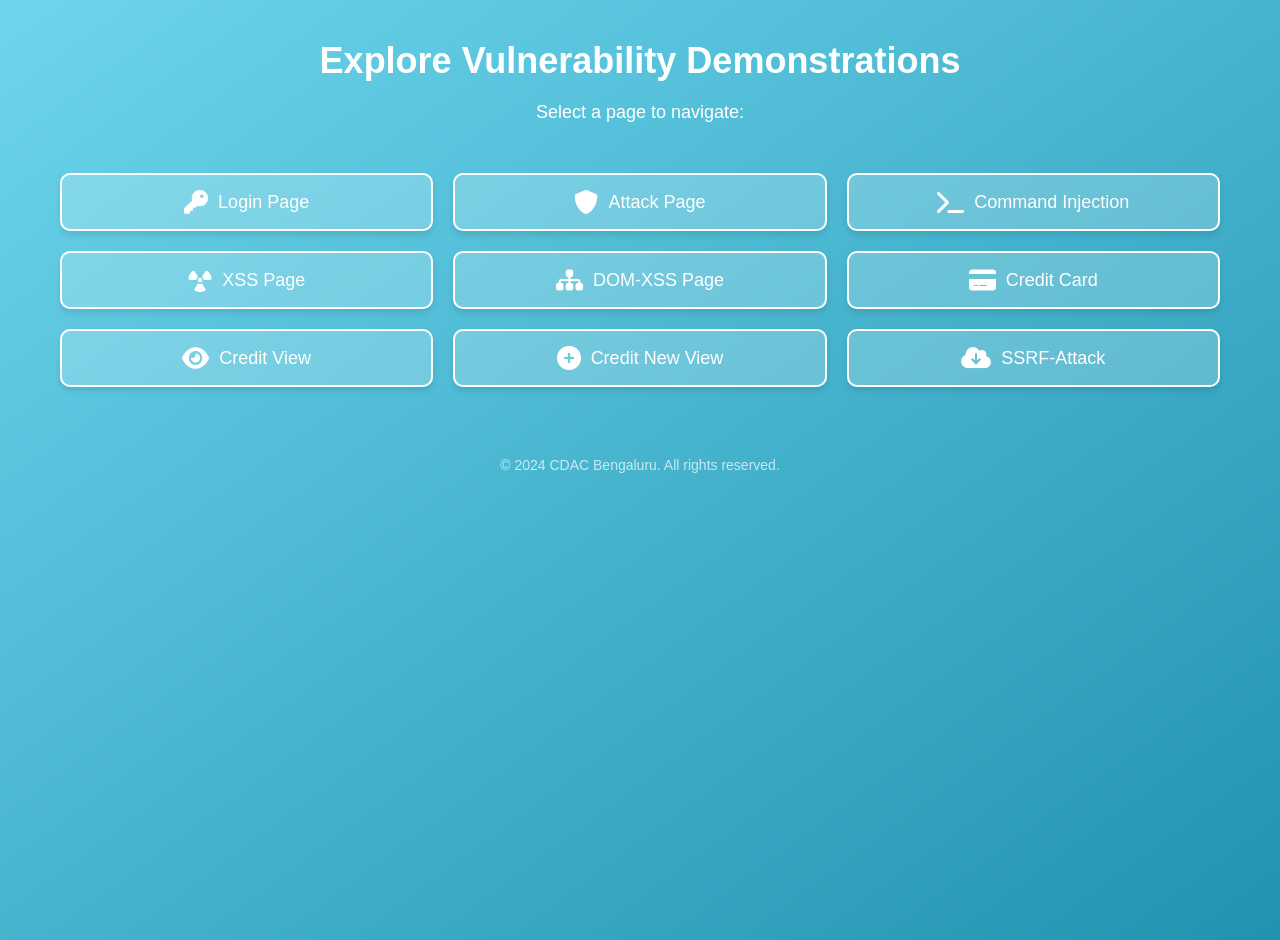
<file: src/main/resources/static/index.html>
<!DOCTYPE html>
<html lang="en">
<head>
    <meta charset="UTF-8">
    <meta name="viewport" content="width=device-width, initial-scale=1.0">
    <title>Navigation Page</title>
    <link href="https://cdnjs.cloudflare.com/ajax/libs/font-awesome/6.0.0-beta3/css/all.min.css" rel="stylesheet">
    <style>
        body {
            font-family: Arial, sans-serif;
            margin: 0;
            padding: 20px;
            background: linear-gradient(to bottom right, #6dd5ed, #2193b0);
            color: white;
            min-height: 100vh;
        }

        .container {
            max-width: 1200px;
            margin: 0 auto;
        }

        h1 {
            text-align: center;
            margin: 20px 0;
            font-size: 36px;
        }

        p {
            text-align: center;
            font-size: 18px;
            margin-bottom: 30px;
        }

        .links {
            display: grid;
            grid-template-columns: repeat(3, 1fr);
            gap: 20px;
            padding: 20px;
        }

        @media (max-width: 768px) {
            .links {
                grid-template-columns: repeat(2, 1fr);
            }
        }

        @media (max-width: 480px) {
            .links {
                grid-template-columns: 1fr;
            }
        }

        .links a {
            display: flex;
            align-items: center;
            justify-content: center;
            padding: 15px;
            text-decoration: none;
            font-size: 18px;
            color: white;
            background: rgba(255, 255, 255, 0.2);
            border: 2px solid white;
            border-radius: 10px;
            transition: 0.3s ease;
            box-shadow: 0 4px 6px rgba(0, 0, 0, 0.1);
        }

        .links a:hover {
            background: white;
            color: #2193b0;
            transform: scale(1.05);
        }

        .links a i {
            margin-right: 10px;
            font-size: 24px;
        }

        footer {
            text-align: center;
            margin-top: 50px;
            font-size: 14px;
            color: rgba(255, 255, 255, 0.7);
        }
    </style>
</head>
<body>
    <div class="container">
        <h1>Explore Vulnerability Demonstrations</h1>
        <p>Select a page to navigate:</p>
        <div class="links">
            <a href="/login.html"><i class="fas fa-key"></i> Login Page</a>
            <a href="/attack.html"><i class="fas fa-shield-alt"></i> Attack Page</a>
            <a href="/command-injection.html"><i class="fas fa-terminal"></i> Command Injection</a>
            <a href="/xss.html"><i class="fas fa-radiation"></i> XSS Page</a>
            <a href="/dom-xss.html"><i class="fas fa-sitemap"></i> DOM-XSS Page</a>
            <a href="/credit.html"><i class="fas fa-credit-card"></i> Credit Card</a>
            <a href="/viewcredit.html"><i class="fas fa-eye"></i> Credit View</a>
            <a href="/newview.html"><i class="fas fa-plus-circle"></i> Credit New View</a>
            <a href="/fetch-resource.html"><i class="fas fa-cloud-download-alt"></i> SSRF-Attack</a>
        </div>
        <footer>
            &copy; 2024 CDAC Bengaluru. All rights reserved.
        </footer>
    </div>
</body>
</html>
</file>
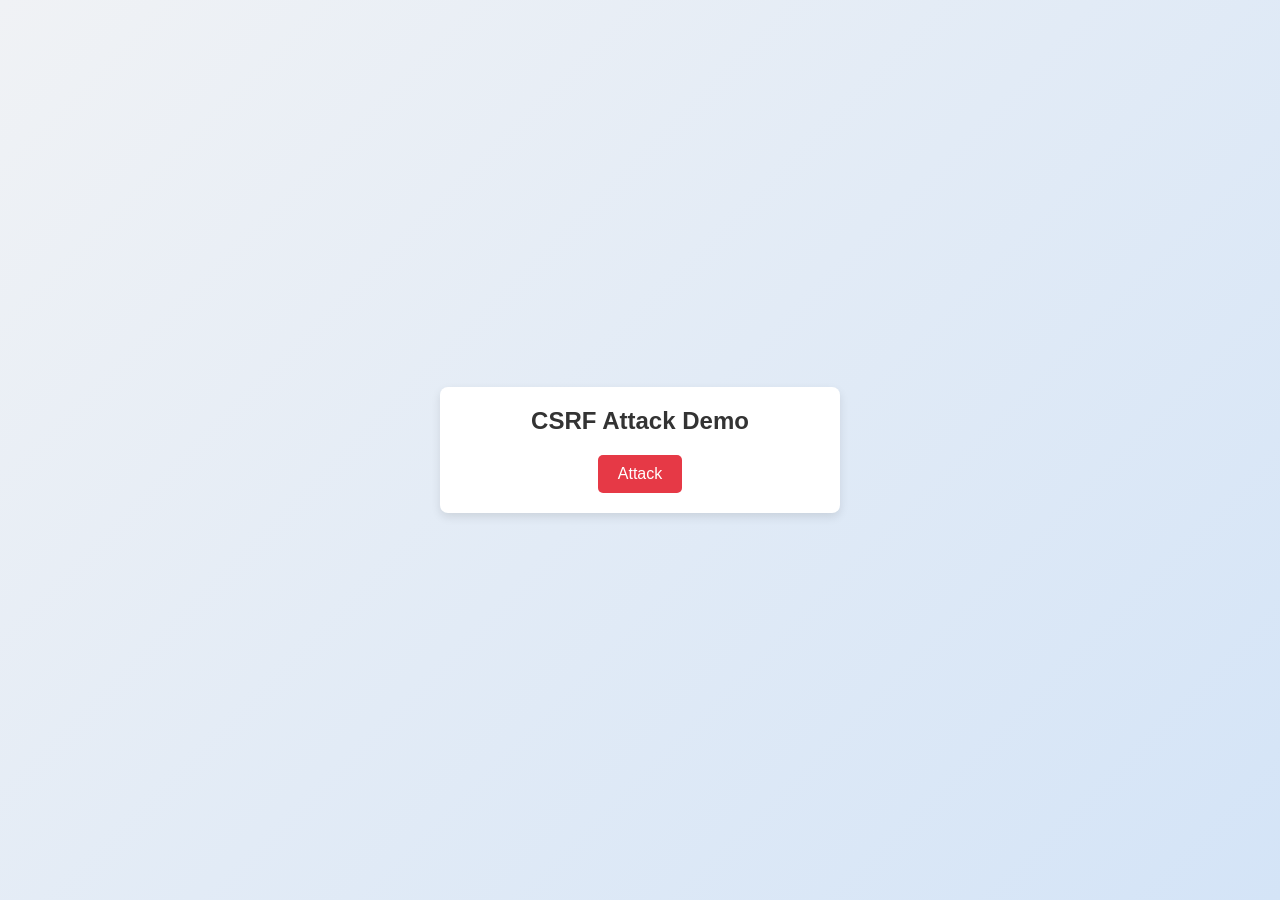
<file: src/main/resources/static/attack.html>
<!DOCTYPE html>
<html lang="en">
<head>
    <meta charset="UTF-8">
    <meta name="viewport" content="width=device-width, initial-scale=1.0">
    <title>CSRF Attack Demo</title>
    <style>
        /* Basic reset */
        * {
            margin: 0;
            padding: 0;
            box-sizing: border-box;
            font-family: Arial, sans-serif;
        }

        /* Body styling */
        body {
            display: flex;
            justify-content: center;
            align-items: center;
            height: 100vh;
            background: linear-gradient(135deg, #f0f2f5, #d4e4f7);
            color: #333;
        }

        /* Container styling */
        .container {
            width: 100%;
            max-width: 400px;
            padding: 20px;
            background-color: #fff;
            border-radius: 8px;
            box-shadow: 0px 4px 10px rgba(0, 0, 0, 0.1);
            text-align: center;
        }

        /* Heading styling */
        h2 {
            font-size: 24px;
            margin-bottom: 20px;
            color: #333;
        }

        /* Button styling */
        button {
            padding: 10px 20px;
            color: #fff;
            background-color: #e63946;
            border: none;
            border-radius: 5px;
            cursor: pointer;
            font-size: 16px;
            transition: background-color 0.3s;
        }

        button:hover {
            background-color: #b02a34;
        }
    </style>
</head>
<body>
    <div class="container">
        <h2>CSRF Attack Demo</h2>
        <button onclick="attack()">Attack</button>
    </div>

    <script>
        function attack() {
            const username = 'admin'
            const password = 'password1234';

            // Send a POST request to the login endpoint (cross-site request)
            const form = document.createElement('form');
            form.action = 'http://10.180.5.184:8086/login';
            form.method = 'POST';
            form.innerHTML = `<input type="hidden" name="username" value="${username}">
                             <input type="hidden" name="password" value="${password}">`;

            document.body.appendChild(form);
            form.submit();  // Submit the form (simulating a malicious request)
        }
    </script>
</body>
</html>
</file>
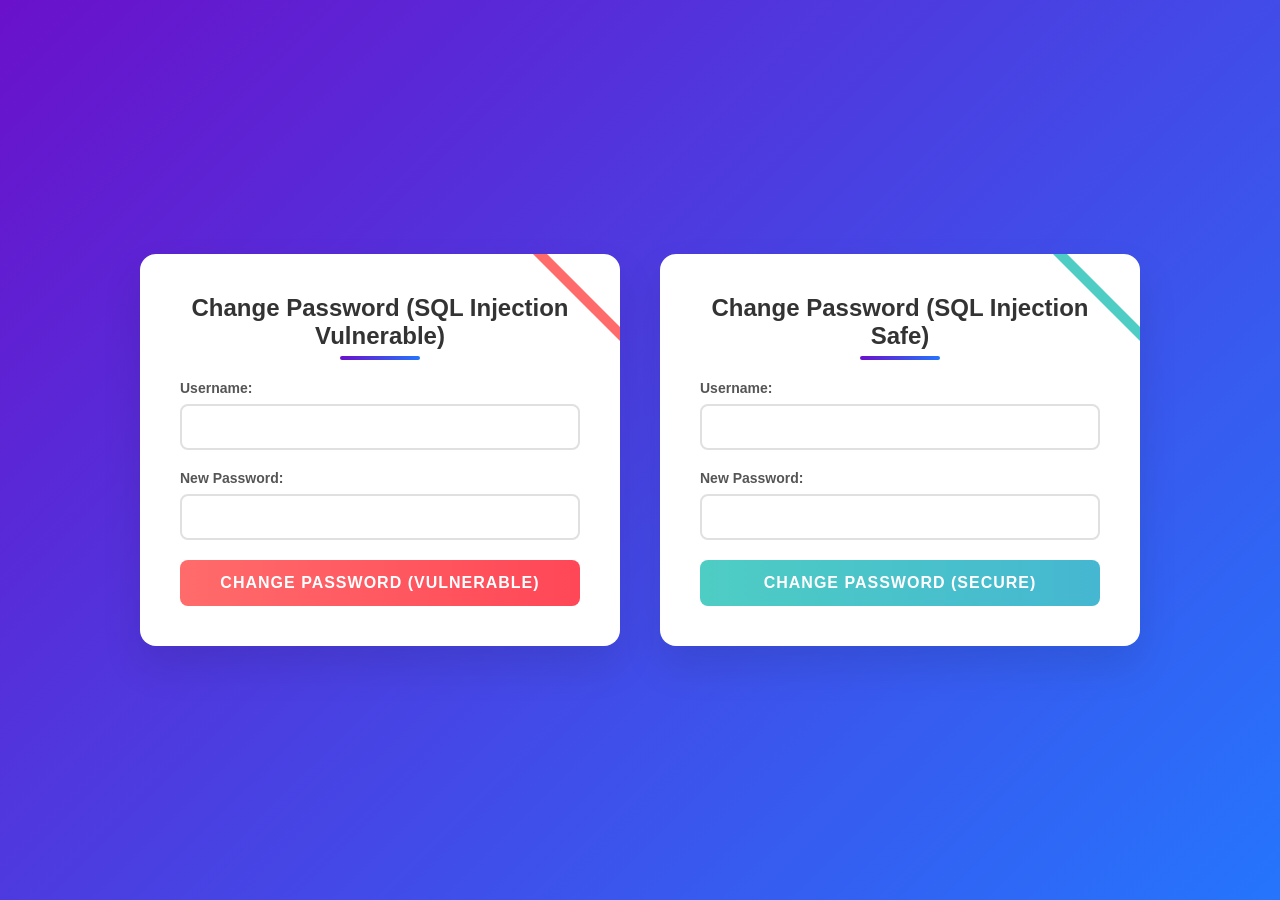
<file: src/main/resources/static/change-password.html>
<!DOCTYPE html>
<html lang="en">
<head>
    <meta charset="UTF-8">
    <meta name="viewport" content="width=device-width, initial-scale=1.0">
    <title>Change Password</title>
    <link rel="stylesheet" href="changepassword.css">
</head>
<body>

    <div class="container">
    <form action="/login/change-password" method="post">
        <h1>Change Password (SQL Injection Vulnerable)</h1>
        <label for="username">Username:</label>
        <input type="text" id="username" name="username" required>
        <label for="newPassword">New Password:</label>
        <input type="text" id="newPassword" name="newPassword" required>
        <button type="submit">Change Password (Vulnerable)</button>
    </form>
    
    <form action="/login/secure-change-password" method="post">
        <h1>Change Password (SQL Injection Safe)</h1>
        <label for="username">Username:</label>
        <input type="text" id="username" name="username" required>
        <label for="newPassword">New Password:</label>
        <input type="text" id="newPassword" name="newPassword" required>
        <button type="submit">Change Password (Secure)</button>
    </form>
</div>
    
</body>
</html>
</file>
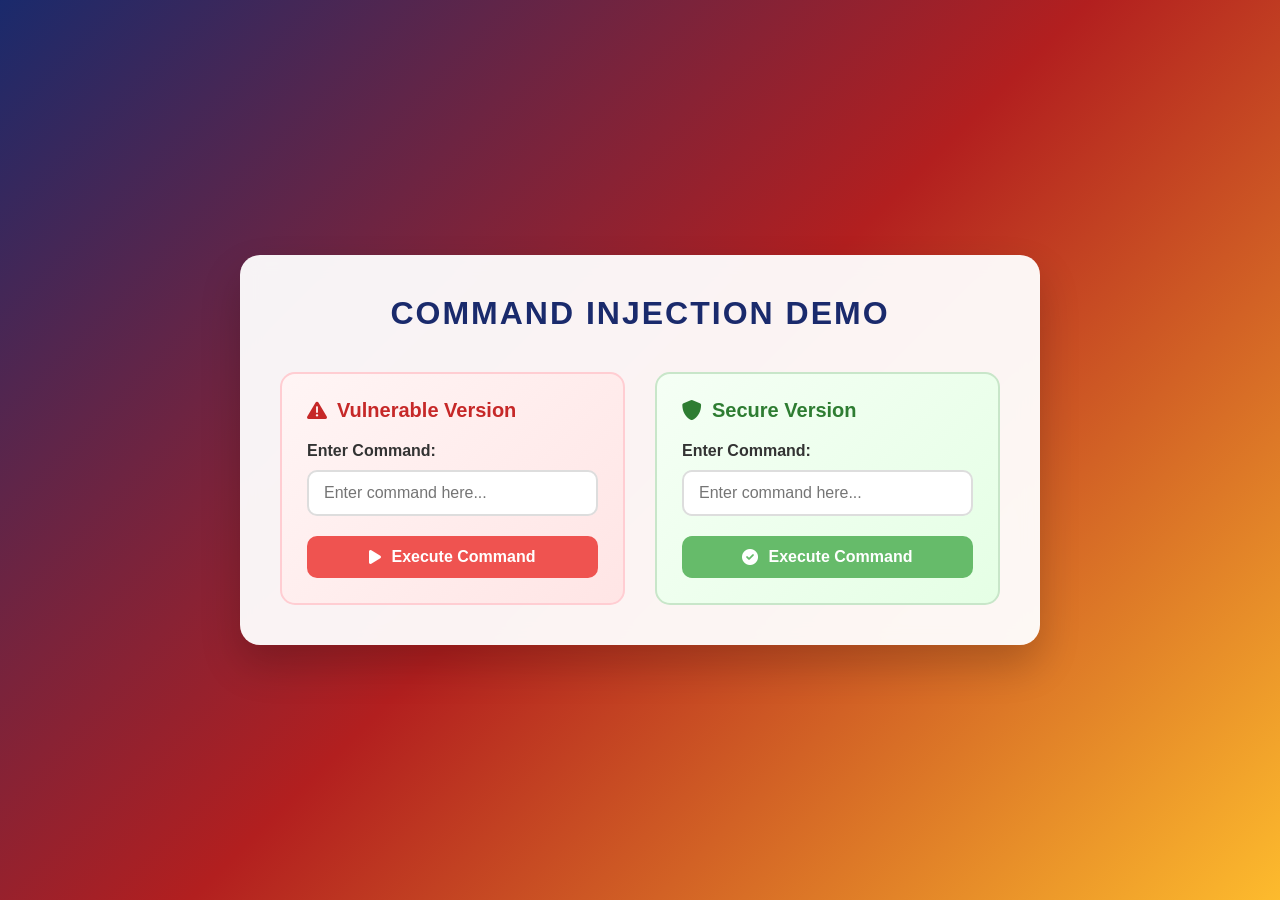
<file: src/main/resources/static/command-injection.html>
<!DOCTYPE html>
<html lang="en">
<head>
    <meta charset="UTF-8">
    <meta name="viewport" content="width=device-width, initial-scale=1.0">
    <title>Command Injection Demo</title>
    <link href="https://cdnjs.cloudflare.com/ajax/libs/font-awesome/6.0.0-beta3/css/all.min.css" rel="stylesheet">
    <style>
        * {
            margin: 0;
            padding: 0;
            box-sizing: border-box;
            font-family: 'Segoe UI', Tahoma, Geneva, Verdana, sans-serif;
        }

        body {
            min-height: 100vh;
            background: linear-gradient(135deg, #1a2a6c, #b21f1f, #fdbb2d);
            display: flex;
            justify-content: center;
            align-items: center;
            padding: 20px;
        }

        .container {
            width: 100%;
            max-width: 800px;
            background: rgba(255, 255, 255, 0.95);
            border-radius: 20px;
            box-shadow: 0 20px 40px rgba(0, 0, 0, 0.2);
            padding: 40px;
            backdrop-filter: blur(10px);
        }

        .page-title {
            text-align: center;
            color: #1a2a6c;
            font-size: 32px;
            margin-bottom: 40px;
            text-transform: uppercase;
            letter-spacing: 2px;
            font-weight: 700;
        }

        .forms-container {
            display: grid;
            grid-template-columns: 1fr 1fr;
            gap: 30px;
        }

        @media (max-width: 768px) {
            .forms-container {
                grid-template-columns: 1fr;
            }
        }

        .form-section {
            padding: 25px;
            border-radius: 15px;
            transition: transform 0.3s ease, box-shadow 0.3s ease;
        }

        .vulnerable-section {
            background: linear-gradient(135deg, #fff5f5, #ffe5e5);
            border: 2px solid #ffcdd2;
        }

        .secure-section {
            background: linear-gradient(135deg, #f5fff5, #e5ffe5);
            border: 2px solid #c8e6c9;
        }

        .form-section:hover {
            transform: translateY(-5px);
            box-shadow: 0 10px 20px rgba(0, 0, 0, 0.1);
        }

        h1 {
            font-size: 20px;
            margin-bottom: 20px;
            display: flex;
            align-items: center;
            gap: 10px;
        }

        .vulnerable-section h1 {
            color: #c62828;
        }

        .secure-section h1 {
            color: #2e7d32;
        }

        label {
            display: block;
            margin-bottom: 10px;
            font-weight: 600;
            color: #333;
        }

        .input-group {
            position: relative;
            margin-bottom: 20px;
        }

        input[type="text"] {
            width: 100%;
            padding: 12px 40px 12px 15px;
            border: 2px solid #ddd;
            border-radius: 10px;
            font-size: 16px;
            transition: all 0.3s ease;
            background: white;
        }

        .vulnerable-section input[type="text"]:focus {
            border-color: #ef5350;
            outline: none;
            box-shadow: 0 0 0 3px rgba(239, 83, 80, 0.2);
        }

        .secure-section input[type="text"]:focus {
            border-color: #66bb6a;
            outline: none;
            box-shadow: 0 0 0 3px rgba(102, 187, 106, 0.2);
        }

        .input-group i {
            position: absolute;
            right: 15px;
            top: 50%;
            transform: translateY(-50%);
            color: #666;
        }

        button {
            width: 100%;
            padding: 12px;
            border: none;
            border-radius: 10px;
            font-size: 16px;
            font-weight: 600;
            cursor: pointer;
            transition: all 0.3s ease;
            display: flex;
            align-items: center;
            justify-content: center;
            gap: 10px;
        }

        .vulnerable-section button {
            background: #ef5350;
            color: white;
        }

        .vulnerable-section button:hover {
            background: #d32f2f;
            transform: translateY(-2px);
        }

        .secure-section button {
            background: #66bb6a;
            color: white;
        }

        .secure-section button:hover {
            background: #4caf50;
            transform: translateY(-2px);
        }

        #commandMessage {
            margin-top: 20px;
            padding: 15px;
            border-radius: 8px;
            font-size: 14px;
            background: #f8f9fa;
            border-left: 4px solid #666;
        }

        .alert {
            padding: 10px;
            border-radius: 8px;
            margin-bottom: 20px;
            font-size: 14px;
            display: none;
        }

        .alert-error {
            background: #ffebee;
            color: #c62828;
            border: 1px solid #ffcdd2;
        }

        .alert-success {
            background: #e8f5e9;
            color: #2e7d32;
            border: 1px solid #c8e6c9;
        }
    </style>
</head>
<body>
    <div class="container">
        <h2 class="page-title">Command Injection Demo</h2>
        <div class="forms-container">
            <!-- Vulnerable form -->
            <div class="form-section vulnerable-section">
                <form action="/login/execute" method="post" onsubmit="sendCommand(event, false)">
                    <h1><i class="fas fa-exclamation-triangle"></i> Vulnerable Version</h1>
                    <div class="input-group">
                        <label for="command">Enter Command:</label>
                        <input type="text" id="command" name="command" placeholder="Enter command here..." required>
                        <!-- <i class="fas fa-terminal"></i> -->
                    </div>
                    <button type="submit">
                        <i class="fas fa-play"></i>
                        Execute Command
                    </button>
                </form>
                <div class="alert alert-error" id="vulnerable-alert"></div>
            </div>

            <!-- Secure form -->
            <div class="form-section secure-section">
                <form action="/login/secure-execute" method="post" onsubmit="sendCommand(event, true)">
                    <h1><i class="fas fa-shield-alt"></i> Secure Version</h1>
                    <div class="input-group">
                        <label for="command-secure">Enter Command:</label>
                        <input type="text" id="command-secure" name="command" placeholder="Enter command here..." required>
                        <!-- <i class="fas fa-terminal"></i> -->
                    </div>
                    <button type="submit">
                        <i class="fas fa-check-circle"></i>
                        Execute Command
                    </button>
                </form>
                <div class="alert alert-success" id="secure-alert"></div>
            </div>
        </div>
    </div>

    <script>
        function sendCommand(event, isSecure) {
            event.preventDefault();
            
            const command = isSecure ? document.getElementById('command-secure').value : document.getElementById('command').value;
            const url = isSecure ? '/login/secure-execute' : '/login/execute';
            const alertElement = isSecure ? document.getElementById('secure-alert') : document.getElementById('vulnerable-alert');
            
            fetch(url, {
                method: 'POST',
                headers: {
                    'Content-Type': 'application/x-www-form-urlencoded',
                },
                body: `command=${encodeURIComponent(command)}`
            })
            .then(response => {
                if (!response.ok) {
                    throw new Error('Error executing command');
                }
                return response.text();
            })
            .then(data => {
                alertElement.textContent = data;
                alertElement.style.display = 'block';
                setTimeout(() => {
                    alertElement.style.display = 'none';
                }, 5000);
            })
            .catch(error => {
                alertElement.textContent = 'Error: ' + error.message;
                alertElement.style.display = 'block';
                setTimeout(() => {
                    alertElement.style.display = 'none';
                }, 5000);
            });
        }
    </script>
</body>
</html>
</file>
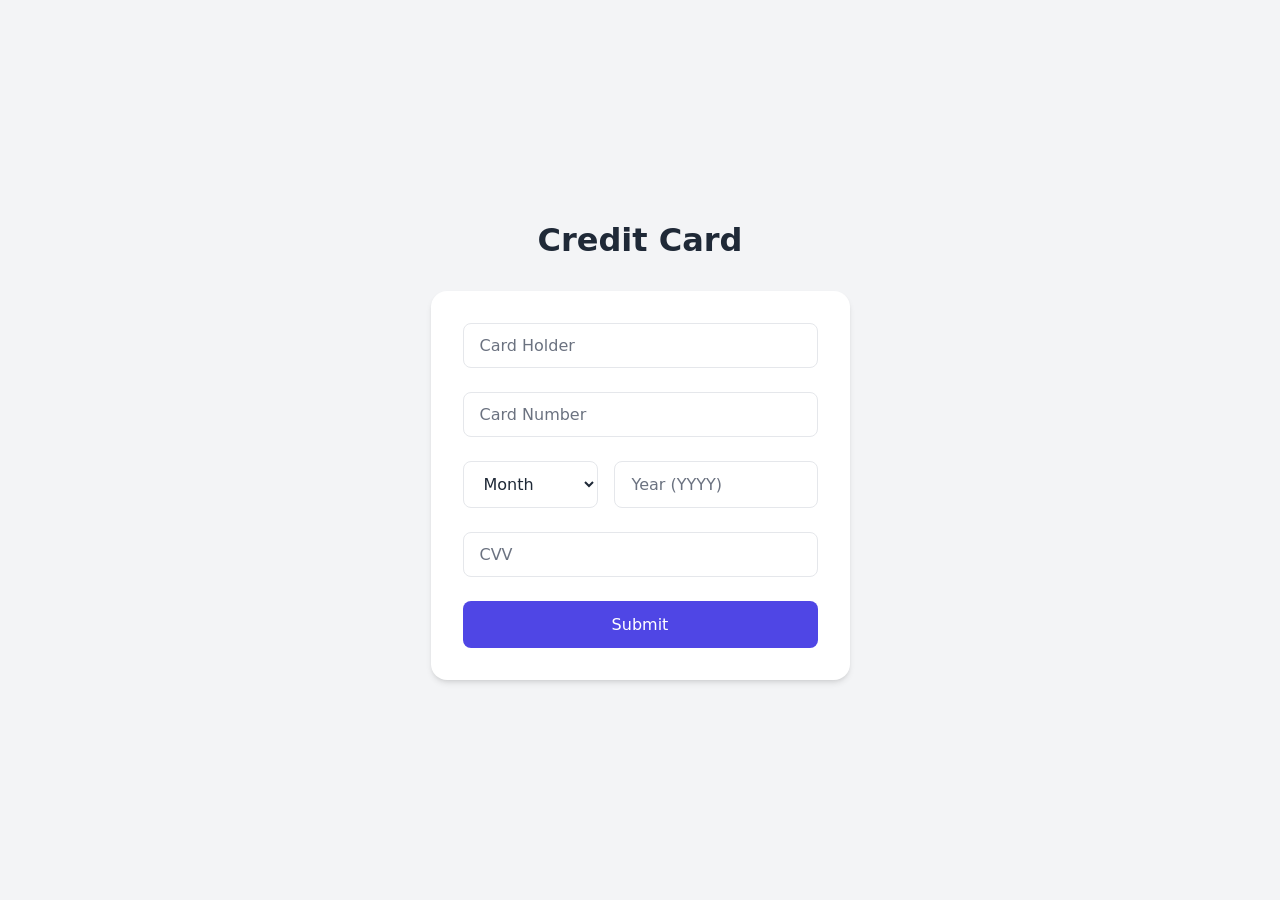
<file: src/main/resources/static/credit.html>
<!DOCTYPE html>
<html lang="en">
<head>
    <meta charset="UTF-8">
    <meta name="viewport" content="width=device-width, initial-scale=1.0">
    <title>Credit Card Form</title>
    <style>
        :root {
            --primary-color: #4f46e5;
            --primary-hover: #4338ca;
            --background: #f3f4f6;
            --card-background: #ffffff;
            --text-primary: #1f2937;
            --text-secondary: #6b7280;
            --border-color: #e5e7eb;
            --input-focus: rgba(79, 70, 229, 0.1);
            --error-color: #ef4444;
            --error-bg: #fee2e2;
        }

        * {
            margin: 0;
            padding: 0;
            box-sizing: border-box;
            font-family: system-ui, -apple-system, sans-serif;
        }

        body {
            min-height: 100vh;
            background: var(--background);
            display: flex;
            justify-content: center;
            align-items: center;
            padding: 2rem;
        }

        h1 {
            color: var(--text-primary);
            text-align: center;
            font-size: 2rem;
            margin-bottom: 2rem;
            font-weight: 700;
        }

        .container {
            width: 100%;
            max-width: 450px;
            background: var(--card-background);
            padding: 2rem;
            border-radius: 1rem;
            box-shadow: 0 4px 6px -1px rgb(0 0 0 / 0.1), 0 2px 4px -2px rgb(0 0 0 / 0.1);
        }

        .input-group {
            position: relative;
            margin-bottom: 1.5rem;
        }

        .error-message {
            display: none;
            color: var(--error-color);
            font-size: 0.875rem;
            margin-top: 0.25rem;
            position: absolute;
            bottom: -1.25rem;
            left: 0;
        }

        input, select {
            width: 100%;
            padding: 0.75rem 1rem;
            border: 1px solid var(--border-color);
            border-radius: 0.5rem;
            font-size: 1rem;
            transition: all 0.3s ease;
            color: var(--text-primary);
            background-color: white;
        }

        input:focus, select:focus {
            outline: none;
            border-color: var(--primary-color);
            box-shadow: 0 0 0 3px var(--input-focus);
        }

        input::placeholder {
            color: var(--text-secondary);
        }

        .box {
            display: flex;
            gap: 1rem;
            margin-bottom: 1.5rem;
        }

        .expiry-month {
            width: 40%;
        }

        #expiryYear {
            width: 60%;
            margin-bottom: 0;
        }

        .btn {
            width: 100%;
            padding: 0.875rem;
            background-color: var(--primary-color);
            color: white;
            border: none;
            border-radius: 0.5rem;
            font-size: 1rem;
            font-weight: 500;
            cursor: pointer;
            transition: background-color 0.3s ease;
        }

        .btn:hover {
            background-color: var(--primary-hover);
        }

        .btn:focus {
            outline: none;
            box-shadow: 0 0 0 3px var(--input-focus);
        }

        input.error {
            border-color: var(--error-color);
            background-color: var(--error-bg);
        }

        input.error + .error-message {
            display: block;
        }

        @media (max-width: 480px) {
            .container {
                padding: 1.5rem;
            }

            h1 {
                font-size: 1.5rem;
                margin-bottom: 1.5rem;
            }

            .box {
                flex-direction: column;
                gap: 0;
            }

            .expiry-month,
            #expiryYear {
                width: 100%;
            }

            #expiryYear {
                margin-bottom: 1.5rem;
            }
        }
    </style>
</head>
<body>
    <div>
        <h1>Credit Card</h1>
        <div class="container">
            <div class="input-group">
                <input id="cardHolder" type="text" placeholder="Card Holder" required>
                <span class="error-message">Please enter card holder name</span>
            </div>

            <div class="input-group">
                <input id="cardNumber" type="text" placeholder="Card Number" required 
                       maxlength="19" onkeyup="formatCardNumber(this)">
                <span class="error-message">Please enter a valid 16-digit card number</span>
            </div>
            
            <div class="box">
                <select id="expiryMonth" class="expiry-month" required>
                    <option value="" disabled selected>Month</option>
                    <option value="01">01</option>
                    <option value="02">02</option>
                    <option value="03">03</option>
                    <option value="04">04</option>
                    <option value="05">05</option>
                    <option value="06">06</option>
                    <option value="07">07</option>
                    <option value="08">08</option>
                    <option value="09">09</option>
                    <option value="10">10</option>
                    <option value="11">11</option>
                    <option value="12">12</option>
                </select>
                
                <input id="expiryYear" type="text" placeholder="Year (YYYY)" maxlength="4" required>
            </div>
            
            <div class="input-group">
                <input id="cvv" type="text" placeholder="CVV" maxlength="3" required 
                       onkeypress="return onlyNumbers(event)">
                <span class="error-message">Please enter a valid 3-digit CVV</span>
            </div>
            
            <button class="btn" onclick="submitForm()">Submit</button>
        </div>
    </div>

    <script>
        // Allow only numbers in input fields
        function onlyNumbers(event) {
            const charCode = (event.which) ? event.which : event.keyCode;
            if (charCode > 31 && (charCode < 48 || charCode > 57)) {
                return false;
            }
            return true;
        }

        // Format card number with spaces
        function formatCardNumber(input) {
            // Remove any non-digit characters
            let value = input.value.replace(/\D/g, '');
            
            // Limit to 16 digits
            value = value.substring(0, 16);
            
            // Add spaces every 4 digits
            const formattedValue = value.replace(/(\d{4})(?=\d)/g, '$1 ');
            
            input.value = formattedValue;

            // Validate length
            if (value.length < 16) {
                input.classList.add('error');
            } else {
                input.classList.remove('error');
            }
        }

        // Validate CVV
        document.getElementById('cvv').addEventListener('input', function(e) {
            const value = e.target.value.replace(/\D/g, '');
            e.target.value = value;
            
            if (value.length !== 3) {
                e.target.classList.add('error');
            } else {
                e.target.classList.remove('error');
            }
        });

        function submitForm() {
            const cardHolder = document.getElementById('cardHolder').value;
            const cardNumber = document.getElementById('cardNumber').value.replace(/\s/g, '');
            const expiryMonth = document.getElementById('expiryMonth').value;
            const expiryYear = document.getElementById('expiryYear').value;
            const cvv = document.getElementById('cvv').value;

            // Validate all fields
            if (!cardHolder || !cardNumber || !expiryMonth || !expiryYear || !cvv) {
                alert("Please fill in all fields.");
                return;
            }

            // Validate card number length
            if (cardNumber.length !== 16) {
                alert("Please enter a valid 16-digit card number.");
                return;
            }

            // Validate CVV length
            if (cvv.length !== 3) {
                alert("Please enter a valid 3-digit CVV.");
                return;
            }

            const expiryDate = `${expiryMonth}/${expiryYear}`;
            
            const creditCardData = {
                cardHolderName: cardHolder,
                cardNumber: cardNumber,
                expiryDate: expiryDate,
                cvv: cvv
            };

            fetch('http://10.180.5.184:8086/credit/add', {
                method: 'POST',
                headers: {
                    'Content-Type': 'application/json',
                    'Accept': 'application/json'
                },
                body: JSON.stringify(creditCardData)
            })
            .then(response => response.json())
            .then(data => {
                alert('Credit card details submitted successfully!');
            })
            .catch(error => {
                alert('Error: ' + error);
            });
        }
    </script>
</body>
</html>
</file>
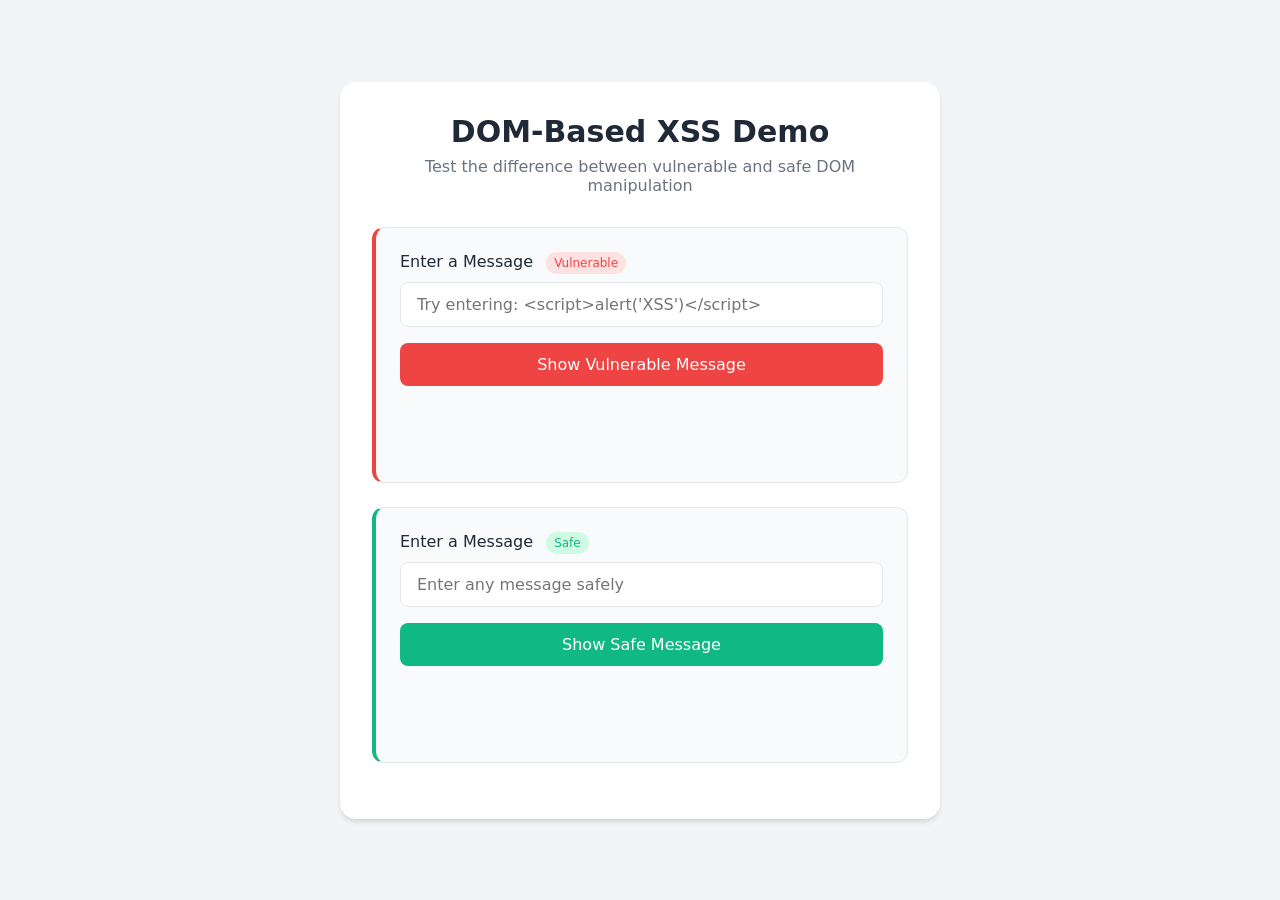
<file: src/main/resources/static/dom-xss.html>
<!DOCTYPE html>
<html lang="en">
<head>
    <meta charset="UTF-8">
    <meta name="viewport" content="width=device-width, initial-scale=1.0">
    <title>DOM-Based XSS Demo</title>
    <style>
        :root {
            --primary-color: #4f46e5;
            --primary-hover: #4338ca;
            --danger-color: #ef4444;
            --success-color: #10b981;
            --background: #f3f4f6;
            --card-background: #ffffff;
            --text-primary: #1f2937;
            --text-secondary: #6b7280;
            --border-color: #e5e7eb;
        }

        * {
            margin: 0;
            padding: 0;
            box-sizing: border-box;
            font-family: system-ui, -apple-system, sans-serif;
        }

        body {
            min-height: 100vh;
            background: var(--background);
            color: var(--text-primary);
            display: flex;
            justify-content: center;
            align-items: center;
            padding: 2rem;
        }

        .container {
            width: 100%;
            max-width: 600px;
            background: var(--card-background);
            border-radius: 1rem;
            box-shadow: 0 4px 6px -1px rgb(0 0 0 / 0.1), 0 2px 4px -2px rgb(0 0 0 / 0.1);
            padding: 2rem;
        }

        .header {
            text-align: center;
            margin-bottom: 2rem;
        }

        h2 {
            font-size: 1.875rem;
            font-weight: 700;
            color: var(--text-primary);
            margin-bottom: 0.5rem;
        }

        .subtitle {
            color: var(--text-secondary);
            font-size: 1rem;
        }

        .form-group {
            margin-bottom: 1.5rem;
            background: #f9fafb;
            padding: 1.5rem;
            border-radius: 0.75rem;
            border: 1px solid var(--border-color);
        }

        .form-group.vulnerable {
            border-left: 4px solid var(--danger-color);
        }

        .form-group.safe {
            border-left: 4px solid var(--success-color);
        }

        .form-label {
            display: block;
            font-weight: 500;
            margin-bottom: 0.5rem;
            color: var(--text-primary);
        }

        .input-field {
            width: 100%;
            padding: 0.75rem 1rem;
            border: 1px solid var(--border-color);
            border-radius: 0.5rem;
            font-size: 1rem;
            transition: border-color 0.15s ease;
            margin-bottom: 1rem;
        }

        .input-field:focus {
            outline: none;
            border-color: var(--primary-color);
            box-shadow: 0 0 0 3px rgba(79, 70, 229, 0.1);
        }

        .button {
            width: 100%;
            padding: 0.75rem 1.5rem;
            border: none;
            border-radius: 0.5rem;
            font-weight: 500;
            font-size: 1rem;
            color: white;
            cursor: pointer;
            transition: all 0.15s ease;
        }

        .button-primary {
            background-color: var(--primary-color);
        }

        .button-primary:hover {
            background-color: var(--primary-hover);
        }

        .button-vulnerable {
            background-color: var(--danger-color);
        }

        .button-vulnerable:hover {
            background-color: #dc2626;
        }

        .button-safe {
            background-color: var(--success-color);
        }

        .button-safe:hover {
            background-color: #059669;
        }

        .message-display {
            margin-top: 1rem;
            padding: 1rem;
            background-color: #f9fafb;
            border-radius: 0.5rem;
            font-size: 1rem;
            word-break: break-word;
            min-height: 3.5rem;
        }

        .badge {
            display: inline-block;
            padding: 0.25rem 0.5rem;
            border-radius: 9999px;
            font-size: 0.75rem;
            font-weight: 500;
            margin-left: 0.5rem;
        }

        .badge-vulnerable {
            background-color: #fee2e2;
            color: var(--danger-color);
        }

        .badge-safe {
            background-color: #d1fae5;
            color: var(--success-color);
        }
    </style>
</head>
<body>
    <div class="container">
        <div class="header">
            <h2>DOM-Based XSS Demo</h2>
            <p class="subtitle">Test the difference between vulnerable and safe DOM manipulation</p>
        </div>

        <div class="form-group vulnerable">
            <form id="domXssForm">
                <label class="form-label">
                    Enter a Message
                    <span class="badge badge-vulnerable">Vulnerable</span>
                </label>
                <input type="text" id="domMessage" class="input-field" 
                       placeholder="Try entering: <script>alert('XSS')</script>" required>
                <button type="button" class="button button-vulnerable" 
                        onclick="showDomMessage()">Show Vulnerable Message</button>
            </form>
            <div id="domDisplay" class="message-display"></div>
        </div>

        <div class="form-group safe">
            <form id="safeDomXssForm">
                <label class="form-label">
                    Enter a Message
                    <span class="badge badge-safe">Safe</span>
                </label>
                <input type="text" id="safeDomMessage" class="input-field" 
                       placeholder="Enter any message safely" required>
                <button type="button" class="button button-safe" 
                        onclick="showSafeDomMessage()">Show Safe Message</button>
            </form>
            <div id="safeDomDisplay" class="message-display"></div>
        </div>
    </div>

    <script>
        // Vulnerable to DOM-based XSS
        function showDomMessage() {
            const message = document.getElementById('domMessage').value;
            document.getElementById('domDisplay').innerHTML = `User message: ${message}`;
        }

        // Secure against DOM-based XSS
        function showSafeDomMessage() {
            const safeMessage = document.getElementById('safeDomMessage').value;
            document.getElementById('safeDomDisplay').textContent = `User message: ${safeMessage}`;
        }
    </script>
</body>
</html>
</file>
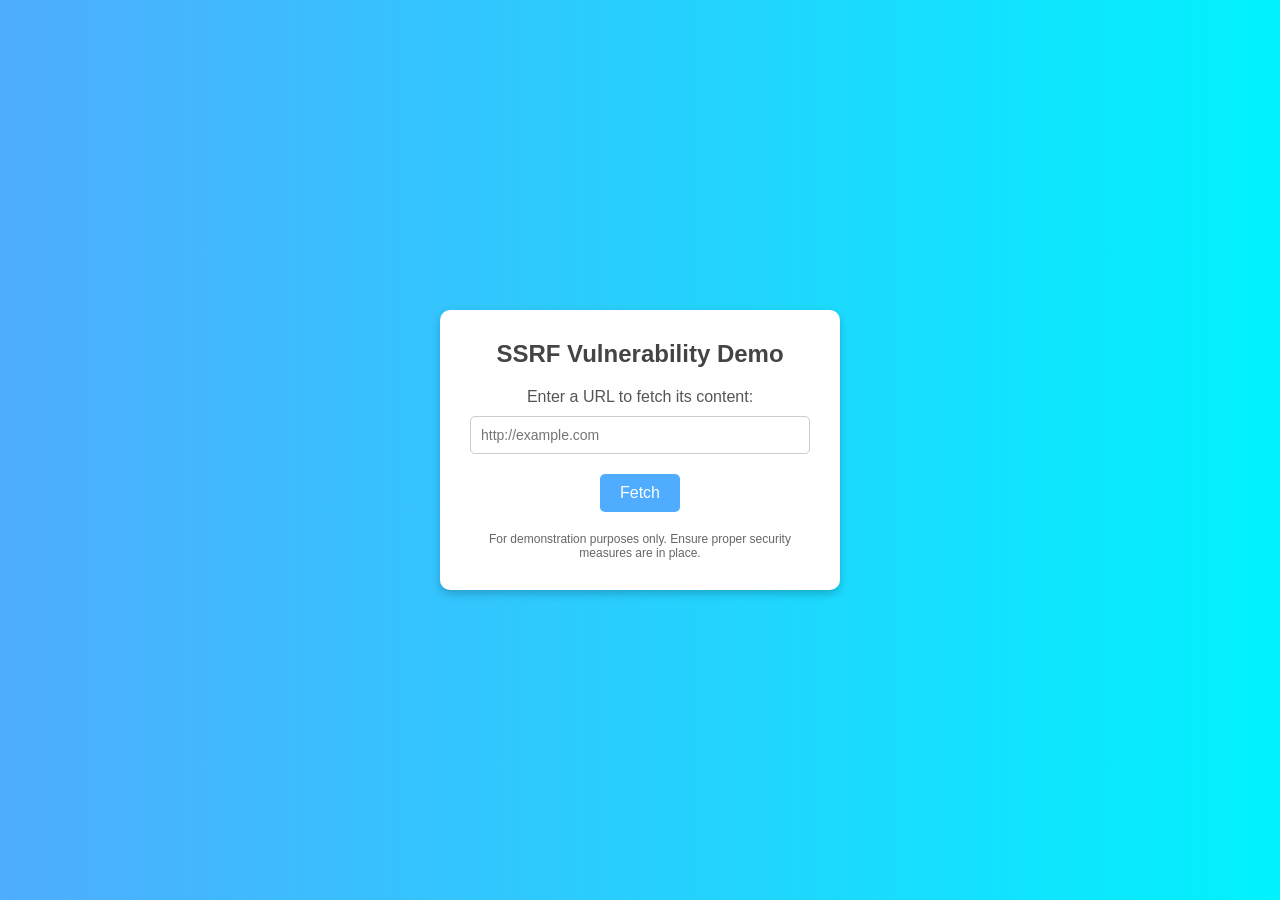
<file: src/main/resources/static/fetch-resource.html>
<!DOCTYPE html>
<html lang="en">
<head>
    <meta charset="UTF-8">
    <meta name="viewport" content="width=device-width, initial-scale=1.0">
    <title>SSRF Demonstration</title>
    <style>
        /* General Reset */
        * {
            margin: 0;
            padding: 0;
            box-sizing: border-box;
        }

        body {
            font-family: 'Arial', sans-serif;
            background: linear-gradient(to right, #4facfe, #00f2fe);
            color: #333;
            display: flex;
            justify-content: center;
            align-items: center;
            height: 100vh;
            padding: 20px;
        }

        .container {
            background: #fff;
            border-radius: 10px;
            box-shadow: 0 4px 8px rgba(0, 0, 0, 0.2);
            padding: 30px;
            max-width: 400px;
            text-align: center;
            width: 100%;
        }

        h1 {
            font-size: 24px;
            margin-bottom: 20px;
            color: #444;
        }

        label {
            display: block;
            font-size: 16px;
            margin-bottom: 10px;
            color: #555;
        }

        input[type="text"] {
            width: 100%;
            padding: 10px;
            font-size: 14px;
            margin-bottom: 20px;
            border: 1px solid #ccc;
            border-radius: 5px;
            transition: border-color 0.3s;
        }

        input[type="text"]:focus {
            border-color: #4facfe;
            outline: none;
        }

        button {
            background: #4facfe;
            color: white;
            font-size: 16px;
            border: none;
            border-radius: 5px;
            padding: 10px 20px;
            cursor: pointer;
            transition: background 0.3s;
        }

        button:hover {
            background: #00c6ff;
        }

        footer {
            margin-top: 20px;
            font-size: 12px;
            color: #666;
        }

        @media (max-width: 600px) {
            .container {
                padding: 20px;
            }

            h1 {
                font-size: 20px;
            }

            button {
                width: 100%;
            }
        }
    </style>
</head>
<body>
    <div class="container">
        <h1>SSRF Vulnerability Demo</h1>
        <form action="/login/fetch-resource" method="get">
            <label for="url">Enter a URL to fetch its content:</label>
            <input type="text" id="url" name="url" placeholder="http://example.com" required>
            <button type="submit">Fetch</button>
        </form>
        <footer>
            <p>For demonstration purposes only. Ensure proper security measures are in place.</p>
        </footer>
    </div>
</body>
</html>
</file>
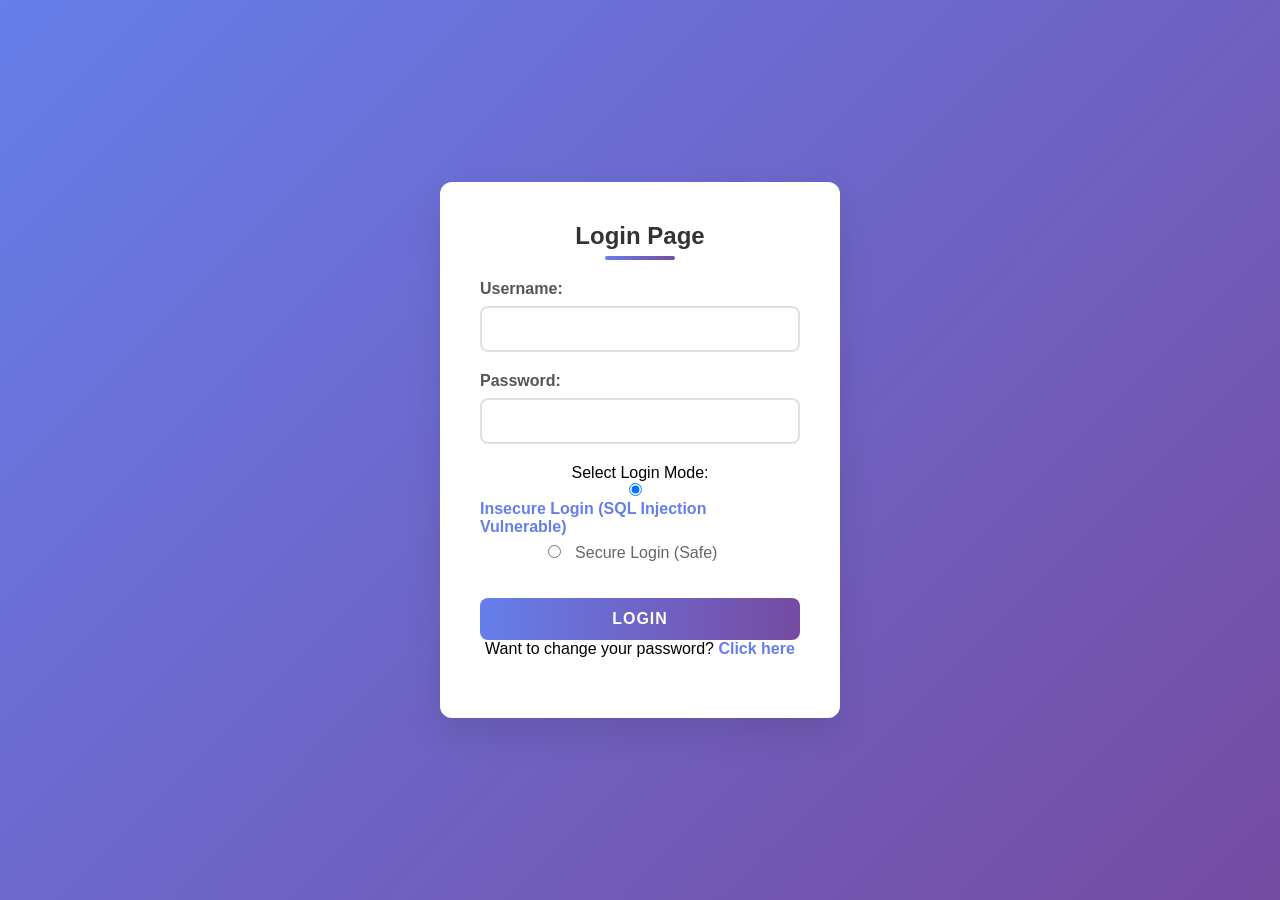
<file: src/main/resources/static/login.html>
<!DOCTYPE html>
<html lang="en">
<head>
    <meta charset="UTF-8">
    <meta name="viewport" content="width=device-width, initial-scale=1.0">
    <title>Login - SQL Injection Demo</title>
    <link rel="stylesheet" href="login.css">
</head>
<body>
    <div class="container">
        <h2>Login Page</h2>
        <!-- Form action should point to /login with POST method -->
        <form action="/login" method="POST">
            <label for="username">Username:</label>
            <input type="text" id="username" name="username" required>
            
            <label for="password">Password:</label>
            <input type="text" id="password" name="password" required>
        
            <p>Select Login Mode:</p>
            <input type="radio" id="insecure" name="mode" value="insecure" checked>
            <label for="insecure">Insecure Login (SQL Injection Vulnerable)</label><br>
        
            <input type="radio" id="secure" name="mode" value="secure">
            <label for="secure">Secure Login (Safe)</label><br><br>
        
            <button type="submit">Login</button>
        </form>
        
        <p>Want to change your password? <a href="/change-password.html">Click here</a></p>
        <!-- Display error message if the 'error' query parameter is present -->
        <p class="error">
            <script>
                const urlParams = new URLSearchParams(window.location.search);
                const error = urlParams.get('error');
                if (error) {
                    document.write(decodeURIComponent(error));
                }
            </script>
        </p>
    </div>
</body>
</html>
</file>
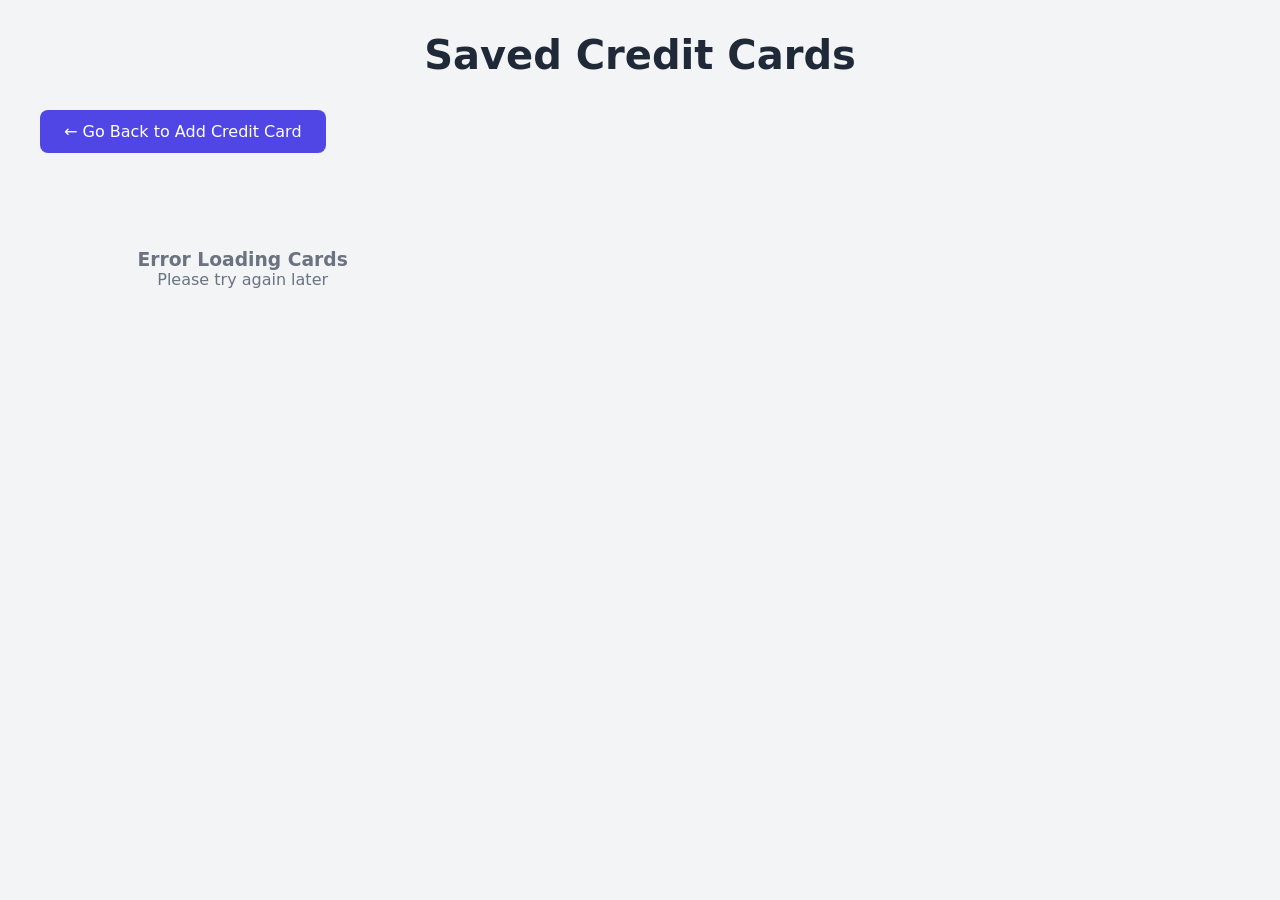
<file: src/main/resources/static/newview.html>
<!DOCTYPE html>
<html lang="en">
<head>
    <meta charset="UTF-8">
    <meta name="viewport" content="width=device-width, initial-scale=1.0">
    <title>View Credit Cards</title>
    <style>
        :root {
            --primary-color: #4f46e5;
            --primary-hover: #4338ca;
            --background: #f3f4f6;
            --card-background: #ffffff;
            --text-primary: #1f2937;
            --text-secondary: #6b7280;
            --border-color: #e5e7eb;
            --gradient-start: #4f46e5;
            --gradient-end: #6366f1;
        }

        * {
            margin: 0;
            padding: 0;
            box-sizing: border-box;
            font-family: system-ui, -apple-system, sans-serif;
        }

        body {
            min-height: 100vh;
            background: var(--background);
            padding: 2rem;
        }

        h1 {
            color: var(--text-primary);
            text-align: center;
            font-size: 2.5rem;
            margin-bottom: 2rem;
            font-weight: 700;
        }

        .container {
            max-width: 1200px;
            margin: 0 auto;
        }

        .back-btn {
            background-color: var(--primary-color);
            color: white;
            border: none;
            padding: 0.75rem 1.5rem;
            border-radius: 0.5rem;
            font-size: 1rem;
            cursor: pointer;
            transition: all 0.3s ease;
            margin-bottom: 2rem;
            display: inline-flex;
            align-items: center;
            font-weight: 500;
        }

        .back-btn:hover {
            background-color: var(--primary-hover);
            transform: translateY(-1px);
            box-shadow: 0 4px 6px -1px rgba(0, 0, 0, 0.1);
        }

        .back-btn:active {
            transform: translateY(0);
        }

        .card-container {
            padding: 1rem;
        }

        .card-list {
            list-style: none;
            display: grid;
            grid-template-columns: repeat(auto-fill, minmax(300px, 1fr));
            gap: 1.5rem;
        }

        .card-item {
            background: linear-gradient(135deg, var(--gradient-start), var(--gradient-end));
            border-radius: 1rem;
            padding: 1.5rem;
            color: white;
            box-shadow: 0 4px 6px -1px rgba(0, 0, 0, 0.1);
            transition: transform 0.3s ease, box-shadow 0.3s ease;
        }

        .card-item:hover {
            transform: translateY(-5px);
            box-shadow: 0 10px 15px -3px rgba(0, 0, 0, 0.1);
        }

        .card-details {
            display: flex;
            flex-direction: column;
            flex-wrap: wrap;
            gap: 2rem;
        }

        .card-header {
            border-bottom: 1px solid rgba(255, 255, 255, 0.2);
            padding-bottom: 1rem;
        }

        .card-holder {
            font-size: 1.25rem;
            font-weight: 600;
            margin-bottom: 0.5rem;
        }

        .card-number {
    font-size: 1.125rem;
    letter-spacing: 2px;
    opacity: 0.9;
    word-break: break-word; /* Break long words if they exceed the box width */
    overflow-wrap: break-word; /* Support for breaking in older browsers */
    white-space: normal; /* Allow wrapping onto new lines */
    line-height: 1.5; /* Improve readability with proper spacing */
    padding: 0.25rem 0; /* Add padding for better spacing inside the box */
}


        .card-footer {
            display: flex;
            justify-content: space-between;
            align-items: center;
            margin-top: 0.5rem;
        }

        .expiry-date, .cvv {
            font-size: 0.875rem;
            opacity: 0.8;
        }

        /* Card Number Masking */
        .card-number {
            font-family: monospace;
        }

        /* Responsive Design */
        @media (max-width: 768px) {
            body {
                padding: 1rem;
            }

            h1 {
                font-size: 2rem;
                margin-bottom: 1.5rem;
            }

            .card-list {
                grid-template-columns: 1fr;
            }

            .card-item {
                padding: 1.25rem;
            }
        }

        /* Loading State */
        .loading {
            text-align: center;
            padding: 2rem;
            color: var(--text-secondary);
            font-size: 1.125rem;
        }

        /* Empty State */
        .empty-state {
            text-align: center;
            padding: 3rem;
            color: var(--text-secondary);
        }

        /* Animation */
        @keyframes fadeIn {
            from {
                opacity: 0;
                transform: translateY(10px);
            }
            to {
                opacity: 1;
                transform: translateY(0);
            }
        }

        .card-item {
            animation: fadeIn 0.3s ease-out;
        }
    </style>
</head>
<body>
    <div>
        <h1>Saved Credit Cards</h1>
        <div class="container">
            <button onclick="goBack()" class="back-btn">
                ← Go Back to Add Credit Card
            </button>
            
            <div class="card-container">
                <ul id="creditCardList" class="card-list"></ul>
            </div>
        </div>
    </div>

    <script>
        function goBack() {
            window.history.back();
        }

       
        function fetchCreditCards() {
            const list = document.getElementById('creditCardList');
            list.innerHTML = '<div class="loading">Loading credit cards...</div>';

            fetch('http://10.180.5.184:8086/credit/newall')
                .then(response => response.json())
                .then(data => {
                    list.innerHTML = ''; // Clear loading message
                    
                    if (data.length === 0) {
                        list.innerHTML = `
                            <div class="empty-state">
                                <h3>No Credit Cards Found</h3>
                                <p>Add your first credit card to get started</p>
                            </div>
                        `;
                        return;
                    }

                    data.forEach(card => {
                        const listItem = document.createElement('li');
                        listItem.classList.add('card-item');
                        listItem.innerHTML = `
                            <div class="card-details">
                                <div class="card-header">
                                    <h3 class="card-holder">${card.cardHolderName || 'N/A'}</h3>
                                
                                    <p class="card-number">${(card.cardNumber)}</p>

                                
                                </div>
                                <div class="card-footer">
                                    <p class="expiry-date">Expires: ${card.expiryDate || 'N/A'}</p>
                                    <p class="cvv">CVV:${card.cvv}</p>
                                </div>
                            </div>
                        `;
                        list.appendChild(listItem);
                    });
                })
                .catch(error => {
                    list.innerHTML = `
                        <div class="empty-state">
                            <h3>Error Loading Cards</h3>
                            <p>Please try again later</p>
                        </div>
                    `;
                    console.error('Error fetching cards:', error);
                });
        }

        window.onload = fetchCreditCards;
    </script>
</body>
</html>
</file>
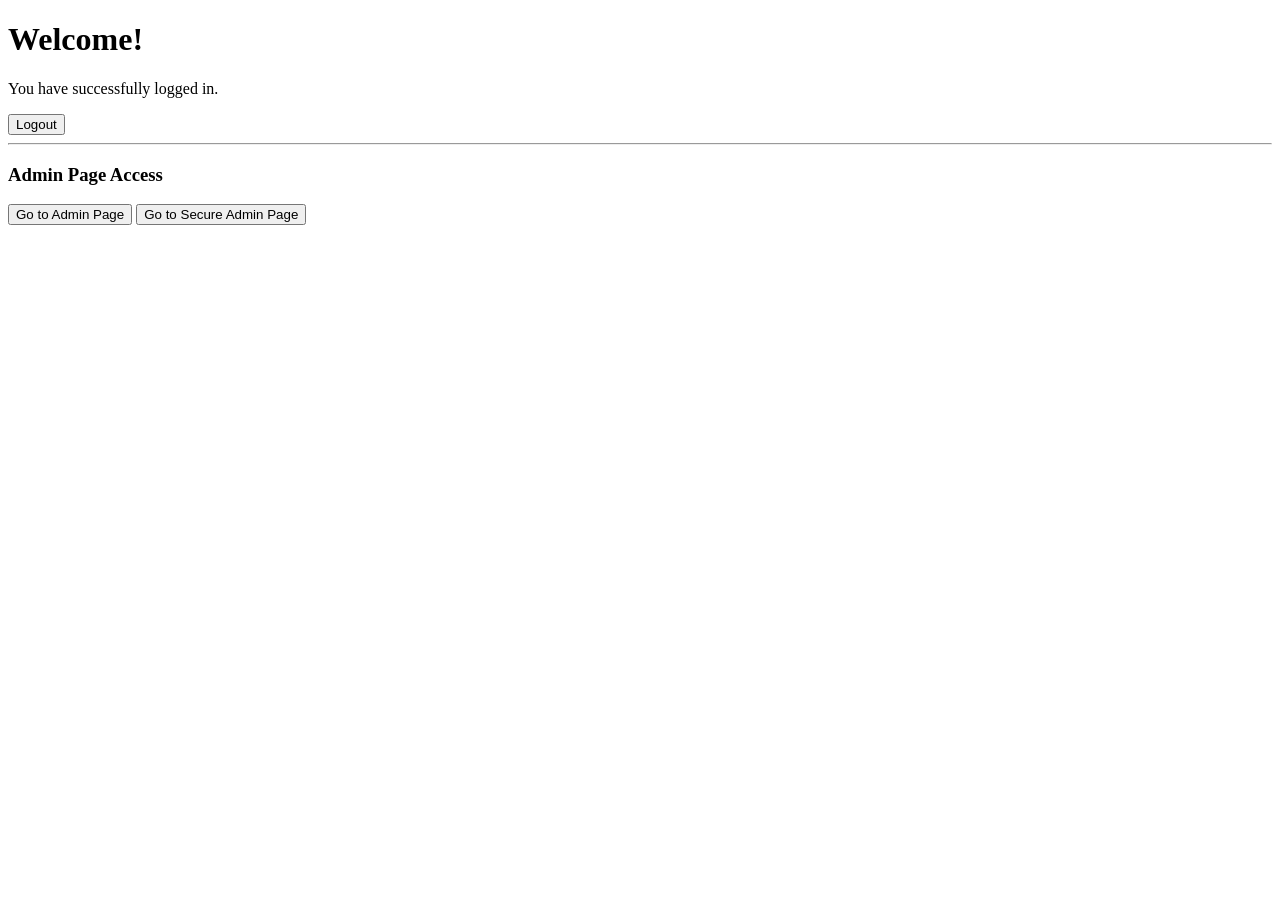
<file: src/main/resources/static/success.html>
<!DOCTYPE html>
<html lang="en">
<head>
    <meta charset="UTF-8">
    <meta name="viewport" content="width=device-width, initial-scale=1.0">
    <title>Welcome</title>
</head>
<body>
    <h1>Welcome!</h1>
    <p>You have successfully logged in.</p>
    
    <!-- Logout button -->
    <form action="/login/logout" method="get" style="display: inline;">
        <button type="submit">Logout</button>
    </form>
    
    <hr>

    <!-- Buttons for admin and secure admin pages -->
    <h3>Admin Page Access</h3>
    <button onclick="window.location.href='/login/admin';">Go to Admin Page</button>
    <button onclick="window.location.href='/login/secure-admin';">Go to Secure Admin Page</button>
</body>
</html>
</file>
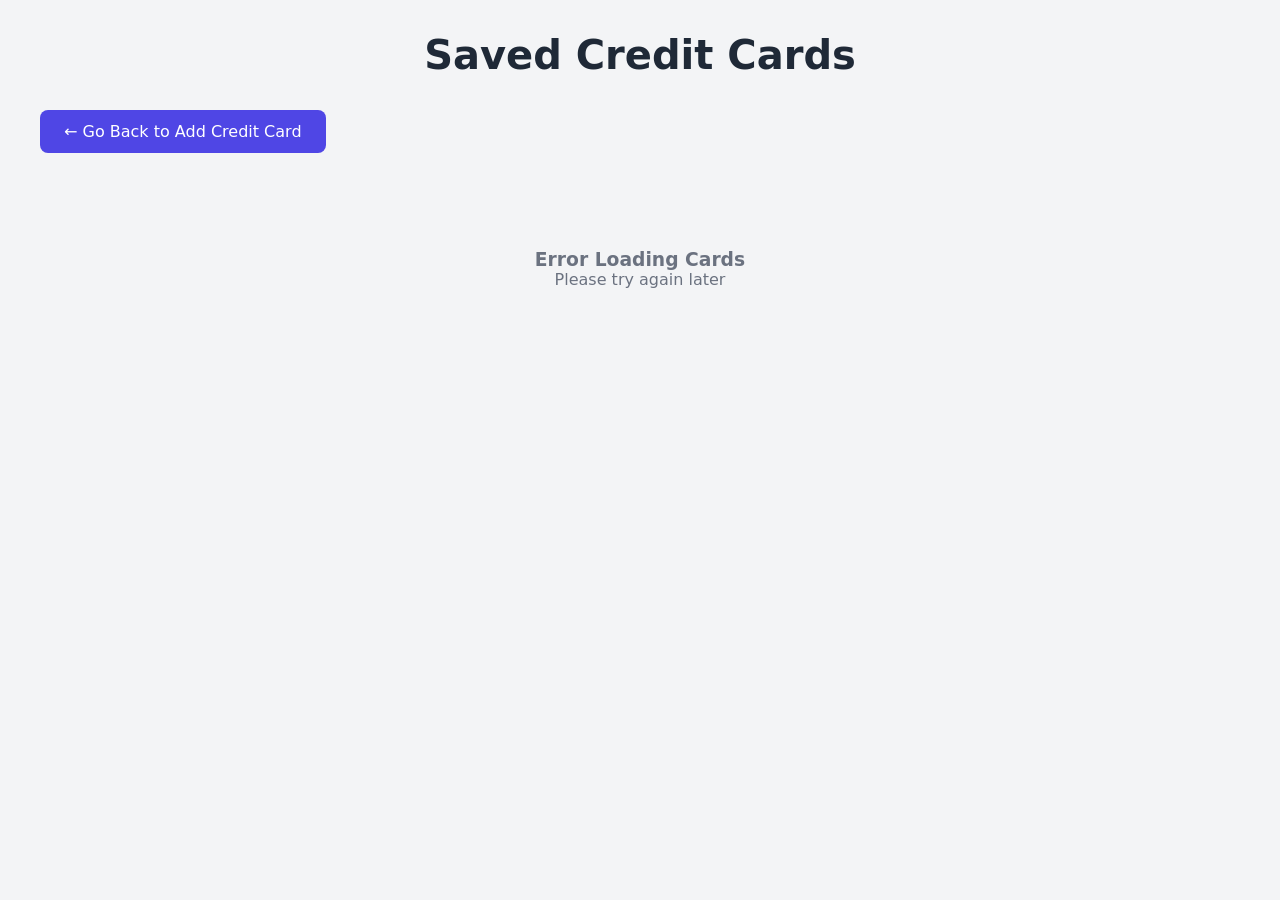
<file: src/main/resources/static/viewcredit.html>
<!DOCTYPE html>
<html lang="en">
<head>
    <meta charset="UTF-8">
    <meta name="viewport" content="width=device-width, initial-scale=1.0">
    <title>View Credit Cards</title>
    <style>
        :root {
            --primary-color: #4f46e5;
            --primary-hover: #4338ca;
            --background: #f3f4f6;
            --card-background: #ffffff;
            --text-primary: #1f2937;
            --text-secondary: #6b7280;
            --border-color: #e5e7eb;
            --gradient-start: #4f46e5;
            --gradient-end: #6366f1;
        }

        * {
            margin: 0;
            padding: 0;
            box-sizing: border-box;
            font-family: system-ui, -apple-system, sans-serif;
        }

        body {
            min-height: 100vh;
            background: var(--background);
            padding: 2rem;
        }

        h1 {
            color: var(--text-primary);
            text-align: center;
            font-size: 2.5rem;
            margin-bottom: 2rem;
            font-weight: 700;
        }

        .container {
            max-width: 1200px;
            margin: 0 auto;
        }

        .back-btn {
            background-color: var(--primary-color);
            color: white;
            border: none;
            padding: 0.75rem 1.5rem;
            border-radius: 0.5rem;
            font-size: 1rem;
            cursor: pointer;
            transition: all 0.3s ease;
            margin-bottom: 2rem;
            display: inline-flex;
            align-items: center;
            font-weight: 500;
        }

        .back-btn:hover {
            background-color: var(--primary-hover);
            transform: translateY(-1px);
            box-shadow: 0 4px 6px -1px rgba(0, 0, 0, 0.1);
        }

        .back-btn:active {
            transform: translateY(0);
        }

        .card-container {
            padding: 1rem;
        }

        .card-list {
            list-style: none;
            display: grid;
            grid-template-columns: repeat(auto-fill, minmax(300px, 1fr));
            gap: 1.5rem;
        }

        .card-item {
            background: linear-gradient(135deg, var(--gradient-start), var(--gradient-end));
            border-radius: 1rem;
            padding: 1.5rem;
            color: white;
            box-shadow: 0 4px 6px -1px rgba(0, 0, 0, 0.1);
            transition: transform 0.3s ease, box-shadow 0.3s ease;
        }

        .card-item:hover {
            transform: translateY(-5px);
            box-shadow: 0 10px 15px -3px rgba(0, 0, 0, 0.1);
        }

        .card-details {
            display: flex;
            flex-direction: column;
            gap: 1rem;
        }

        .card-header {
            border-bottom: 1px solid rgba(255, 255, 255, 0.2);
            padding-bottom: 1rem;
        }

        .card-holder {
            font-size: 1.25rem;
            font-weight: 600;
            margin-bottom: 0.5rem;
        }

        .card-number {
            font-size: 1.125rem;
            letter-spacing: 2px;
            opacity: 0.9;
        }

        .card-footer {
            display: flex;
            justify-content: space-between;
            align-items: center;
            margin-top: 0.5rem;
        }

        .expiry-date, .cvv {
            font-size: 0.875rem;
            opacity: 0.8;
        }

        /* Card Number Masking */
        .card-number {￼
￼
￼
02
￼
￼
￼Submit
                margin-bottom: 1.5rem;
            }

            .card-list {
                grid-template-columns: 1fr;
            }

            .card-item {
                padding: 1.25rem;
            }
        }

        /* Loading State */
        .loading {
            text-align: center;
            padding: 2rem;
            color: var(--text-secondary);
            font-size: 1.125rem;
        }

        /* Empty State */
        .empty-state {
            text-align: center;
            padding: 3rem;
            color: var(--text-secondary);
        }

        /* Animation */
        @keyframes fadeIn {
            from {
                opacity: 0;
                transform: translateY(10px);
            }
            to {
                opacity: 1;
                transform: translateY(0);
            }
        }

        .card-item {
            animation: fadeIn 0.3s ease-out;
        }
    </style>
</head>
<body>
    <div>
        <h1>Saved Credit Cards</h1>
        <div class="container">
            <button onclick="goBack()" class="back-btn">
                ← Go Back to Add Credit Card
            </button>
            
            <div class="card-container">
                <ul id="creditCardList" class="card-list"></ul>
            </div>
        </div>
    </div>

    <script>
        function goBack() {
            window.history.back();
        }

       
        function fetchCreditCards() {
            const list = document.getElementById('creditCardList');
            list.innerHTML = '<div class="loading">Loading credit cards...</div>';

            fetch('http://10.180.5.184:8086/credit/all')
                .then(response => response.json())
                .then(data => {
                    list.innerHTML = ''; // Clear loading message
                    
                    if (data.length === 0) {
                        list.innerHTML = `
                            <div class="empty-state">
                                <h3>No Credit Cards Found</h3>
                                <p>Add your first credit card to get started</p>
                            </div>
                        `;
                        return;
                    }

                    data.forEach(card => {
                        const listItem = document.createElement('li');
                        listItem.classList.add('card-item');
                        listItem.innerHTML = `
                            <div class="card-details">
￼

                                <div class="card-header">
                                    <h3 class="card-holder">${card.cardHolderName || 'N/A'}</h3>
                                    <p class="card-number">${(card.cardNumber)}</p>
                                </div>
                                <div class="card-footer">
                                    <p class="expiry-date">Expires: ${card.expiryDate || 'N/A'}</p>
                                    <p class="cvv">CVV:${card.cvv}</p>
                                </div>
                            </div>
                        `;
                        list.appendChild(listItem);
                    });
                })
                .catch(error => {
                    list.innerHTML = `
                        <div class="empty-state">
                            <h3>Error Loading Cards</h3>
                            <p>Please try again later</p>
                        </div>
                    `;
                    console.error('Error fetching cards:', error);
                });
        }

        window.onload = fetchCreditCards;
    </script>
</body>
</html>
￼
</file>
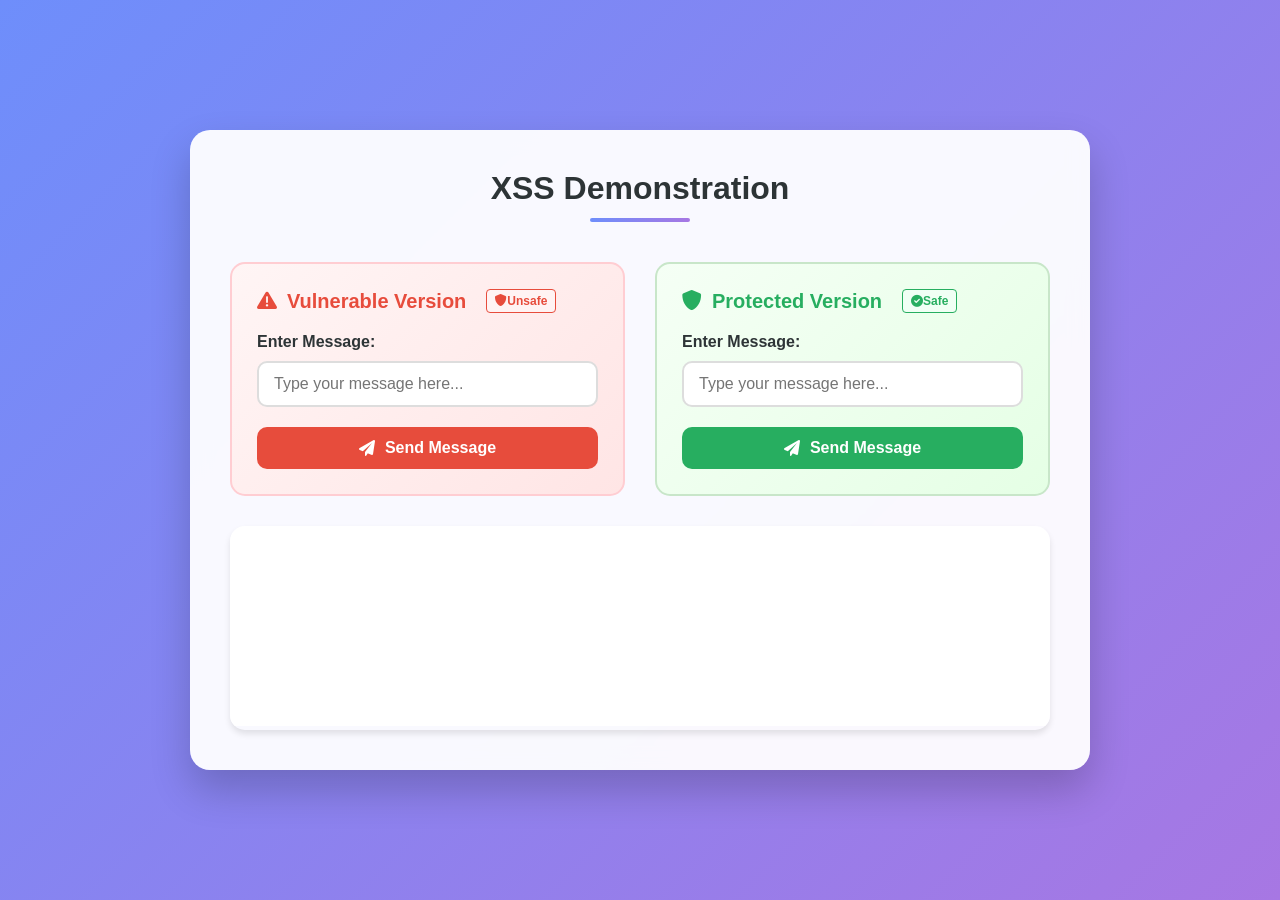
<file: src/main/resources/static/xss.html>
<!DOCTYPE html>
<html lang="en">
<head>
    <meta charset="UTF-8">
    <meta name="viewport" content="width=device-width, initial-scale=1.0">
    <title>XSS Demo</title>
    <link href="https://cdnjs.cloudflare.com/ajax/libs/font-awesome/6.0.0-beta3/css/all.min.css" rel="stylesheet">
    <style>
        * {
            margin: 0;
            padding: 0;
            box-sizing: border-box;
            font-family: 'Segoe UI', Tahoma, Geneva, Verdana, sans-serif;
        }

        body {
            min-height: 100vh;
            background: linear-gradient(135deg, #6e8efb, #a777e3);
            display: flex;
            justify-content: center;
            align-items: center;
            padding: 20px;
        }

        .container {
            width: 100%;
            max-width: 900px;
            background: rgba(255, 255, 255, 0.95);
            border-radius: 20px;
            box-shadow: 0 20px 40px rgba(0, 0, 0, 0.2);
            padding: 40px;
            backdrop-filter: blur(10px);
        }

        .page-title {
            text-align: center;
            color: #2d3436;
            font-size: 32px;
            margin-bottom: 40px;
            position: relative;
            padding-bottom: 15px;
        }

        .page-title::after {
            content: '';
            position: absolute;
            bottom: 0;
            left: 50%;
            transform: translateX(-50%);
            width: 100px;
            height: 4px;
            background: linear-gradient(to right, #6e8efb, #a777e3);
            border-radius: 2px;
        }

        .forms-container {
            display: grid;
            grid-template-columns: 1fr 1fr;
            gap: 30px;
            margin-bottom: 30px;
        }

        @media (max-width: 768px) {
            .forms-container {
                grid-template-columns: 1fr;
            }
        }

        .form-section {
            padding: 25px;
            border-radius: 15px;
            transition: all 0.3s ease;
        }

        .vulnerable-section {
            background: linear-gradient(135deg, #fff5f5, #ffe5e5);
            border: 2px solid #ffcdd2;
        }

        .safe-section {
            background: linear-gradient(135deg, #f5fff5, #e5ffe5);
            border: 2px solid #c8e6c9;
        }

        .form-section:hover {
            transform: translateY(-5px);
            box-shadow: 0 10px 20px rgba(0, 0, 0, 0.1);
        }

        .section-title {
            font-size: 20px;
            margin-bottom: 20px;
            display: flex;
            align-items: center;
            gap: 10px;
            color: #2d3436;
        }

        .vulnerable-section .section-title {
            color: #e74c3c;
        }

        .safe-section .section-title {
            color: #27ae60;
        }

        .input-group {
            margin-bottom: 20px;
        }

        label {
            display: block;
            margin-bottom: 10px;
            font-weight: 600;
            color: #2d3436;
        }

        input[type="text"] {
            width: 100%;
            padding: 12px 15px;
            border: 2px solid #ddd;
            border-radius: 10px;
            font-size: 16px;
            transition: all 0.3s ease;
            background: white;
        }

        .vulnerable-section input[type="text"]:focus {
            border-color: #e74c3c;
            outline: none;
            box-shadow: 0 0 0 3px rgba(231, 76, 60, 0.2);
        }

        .safe-section input[type="text"]:focus {
            border-color: #27ae60;
            outline: none;
            box-shadow: 0 0 0 3px rgba(39, 174, 96, 0.2);
        }

        button {
            width: 100%;
            padding: 12px;
            border: none;
            border-radius: 10px;
            font-size: 16px;
            font-weight: 600;
            cursor: pointer;
            transition: all 0.3s ease;
            display: flex;
            align-items: center;
            justify-content: center;
            gap: 10px;
        }

        .vulnerable-section button {
            background: #e74c3c;
            color: white;
        }

        .vulnerable-section button:hover {
            background: #c0392b;
            transform: translateY(-2px);
        }

        .safe-section button {
            background: #27ae60;
            color: white;
        }

        .safe-section button:hover {
            background: #219a52;
            transform: translateY(-2px);
        }

        .result-container {
            margin-top: 30px;
            border-radius: 15px;
            overflow: hidden;
            box-shadow: 0 4px 6px rgba(0, 0, 0, 0.1);
        }

        #xssResult {
            width: 100%;
            height: 200px;
            border: none;
            background: white;
            transition: all 0.3s ease;
        }

        .info-badge {
            display: inline-flex;
            align-items: center;
            padding: 4px 8px;
            border-radius: 4px;
            font-size: 12px;
            margin-left: 10px;
        }

        .vulnerable-badge {
            background: #fff3f3;
            color: #e74c3c;
            border: 1px solid #e74c3c;
        }

        .safe-badge {
            background: #f0fff4;
            color: #27ae60;
            border: 1px solid #27ae60;
        }
    </style>
</head>
<body>
    <div class="container">
        <h2 class="page-title">XSS Demonstration</h2>
        
        <div class="forms-container">
            <!-- Vulnerable Form -->
            <div class="form-section vulnerable-section">
                <h3 class="section-title">
                    <i class="fas fa-exclamation-triangle"></i>
                    Vulnerable Version
                    <span class="info-badge vulnerable-badge">
                        <i class="fas fa-shield-alt"></i> Unsafe
                    </span>
                </h3>
                <form id="xssForm">
                    <div class="input-group">
                        <label for="message">Enter Message:</label>
                        <input type="text" id="message" name="message" 
                               placeholder="Type your message here..." required>
                    </div>
                    <button type="button" onclick="sendMessage()">
                        <i class="fas fa-paper-plane"></i>
                        Send Message
                    </button>
                </form>
            </div>

            <!-- Safe Form -->
            <div class="form-section safe-section">
                <h3 class="section-title">
                    <i class="fas fa-shield-alt"></i>
                    Protected Version
                    <span class="info-badge safe-badge">
                        <i class="fas fa-check-circle"></i> Safe
                    </span>
                </h3>
                <form id="safeXssForm">
                    <div class="input-group">
                        <label for="safeMessage">Enter Message:</label>
                        <input type="text" id="safeMessage" name="safeMessage" 
                               placeholder="Type your message here..." required>
                    </div>
                    <button type="button" onclick="sendSafeMessage()">
                        <i class="fas fa-paper-plane"></i>
                        Send Message
                    </button>
                </form>
            </div>
        </div>

        <div class="result-container">
            <iframe id="xssResult" title="Message Result"></iframe>
        </div>
    </div>

    <script>
        function sendMessage() {
            const message = document.getElementById('message').value;
            document.getElementById('xssResult').style.display = "block";
            document.getElementById('xssResult').src = `/login/message?msg=${encodeURIComponent(message)}`;
        }

        function sendSafeMessage() {
            const safeMessage = document.getElementById('safeMessage').value;
            document.getElementById('xssResult').style.display = "block";
            document.getElementById('xssResult').src = `/login/safe-message?msg=${encodeURIComponent(safeMessage)}`;
        }
    </script>
</body>
</html>
</file>
<file: src/main/resources/static/changepassword.css>
* {
    margin: 0;
    padding: 0;
    box-sizing: border-box;
    font-family: 'Inter', -apple-system, BlinkMacSystemFont, 'Segoe UI', Roboto, Oxygen, Ubuntu, Cantarell, 'Open Sans', 'Helvetica Neue', sans-serif;
}

body {
    background: linear-gradient(135deg, #6a11cb 0%, #2575fc 100%);
    min-height: 100vh;
    display: flex;
    justify-content: center;
    align-items: center;
    padding: 20px;
    background-attachment: fixed;
    gap: 4rem;
}

.container {
    display: flex;
    justify-content: center;
    align-items: stretch;
    gap: 40px;
    width: 100%;
    max-width: 1100px;
}

form {
    flex: 1;
    background: white;
    border-radius: 16px;
    box-shadow: 0 20px 40px rgba(0, 0, 0, 0.1);
    padding: 40px;
    display: flex;
    flex-direction: column;
    position: relative;
    overflow: hidden;
    transition: all 0.4s ease;
    max-width: 480px;
}

form:hover {
    transform: translateY(-10px);
    box-shadow: 0 30px 50px rgba(0, 0, 0, 0.15);
}

/* Security Badge */
form::before {
    content: attr(data-security);
    position: absolute;
    top: 20px;
    right: -50px;
    transform: rotate(45deg);
    width: 200px;
    text-align: center;
    padding: 5px;
    font-size: 12px;
    font-weight: 700;
    text-transform: uppercase;
    letter-spacing: 1px;
}

form:first-child::before {
    background-color: #ff6b6b;
    color: white;
}

form:last-child::before {
    background-color: #4ecdc4;
    color: white;
}

h1 {
    text-align: center;
    color: #333;
    margin-bottom: 30px;
    font-size: 24px;
    position: relative;
}

h1::after {
    content: '';
    position: absolute;
    bottom: -10px;
    left: 50%;
    transform: translateX(-50%);
    width: 80px;
    height: 4px;
    background: linear-gradient(to right, #6a11cb, #2575fc);
    border-radius: 2px;
}

label {
    margin-bottom: 8px;
    color: #555;
    font-weight: 600;
    font-size: 14px;
}

input[type="text"] {
    width: 100%;
    padding: 12px 15px;
    margin-bottom: 20px;
    border: 2px solid #e0e0e0;
    border-radius: 8px;
    font-size: 16px;
    transition: all 0.3s ease;
}

input[type="text"]:focus {
    outline: none;
    border-color: #6a11cb;
    box-shadow: 0 0 0 4px rgba(106, 17, 203, 0.1);
}

button {
    width: 100%;
    padding: 14px;
    border: none;
    border-radius: 8px;
    font-size: 16px;
    font-weight: 700;
    text-transform: uppercase;
    letter-spacing: 1px;
    cursor: pointer;
    transition: all 0.3s ease;
}

form:first-child button {
    background: linear-gradient(to right, #ff6b6b, #ff4757);
    color: white;
}

form:first-child button:hover {
    background: linear-gradient(to right, #ff4757, #ff3f34);
}

form:last-child button {
    background: linear-gradient(to right, #4ecdc4, #45b7d1);
    color: white;
}

form:last-child button:hover {
    background: linear-gradient(to right, #45b7d1, #2ab3c0);
}

/* Responsive Design */
@media (max-width: 1024px) {
    .container {
        flex-direction: column;
        align-items: center;
        gap: 30px;
    }

    form {
        width: 100%;
        max-width: 500px;
    }
}

@media (max-width: 480px) {
    .container {
        padding: 0 15px;
    }

    form {
        padding: 30px 20px;
    }

    h1 {
        font-size: 20px;
    }

    input[type="text"], button {
        font-size: 14px;
    }
}
</file>
<file: src/main/resources/static/login.css>
* {
    margin: 0;
    padding: 0;
    box-sizing: border-box;
    font-family: 'Segoe UI', Tahoma, Geneva, Verdana, sans-serif;
}

body {
    display: flex;
    justify-content: center;
    align-items: center;
    min-height: 100vh;
    background: linear-gradient(135deg, #667eea 0%, #764ba2 100%);
    background-attachment: fixed;
}

.container {
    width: 100%;
    max-width: 400px;
    padding: 40px;
    background-color: white;
    border-radius: 12px;
    box-shadow: 0 15px 35px rgba(0, 0, 0, 0.1);
    text-align: center;
    transition: all 0.3s ease;
}

.container:hover {
    transform: translateY(-10px);
    box-shadow: 0 20px 40px rgba(0, 0, 0, 0.15);
}

h2 {
    color: #333;
    margin-bottom: 30px;
    font-weight: 600;
    position: relative;
}

h2::after {
    content: '';
    position: absolute;
    width: 70px;
    height: 4px;
    background: linear-gradient(to right, #667eea, #764ba2);
    bottom: -10px;
    left: 50%;
    transform: translateX(-50%);
    border-radius: 2px;
}

label {
    display: block;
    font-weight: 600;
    color: #555;
    margin-bottom: 8px;
    text-align: left;
    transition: color 0.3s ease;
}

input[type="text"] {
    width: 100%;
    padding: 12px 15px;
    margin-bottom: 20px;
    border: 2px solid #e0e0e0;
    border-radius: 8px;
    font-size: 16px;
    transition: all 0.3s ease;
}

input[type="text"]:focus {
    outline: none;
    border-color: #667eea;
    box-shadow: 0 0 0 4px rgba(102, 126, 234, 0.1);
}

/* Radio Button Styling */
input[type="radio"] {
    margin-right: 10px;
}

input[type="radio"] + label {
    display: inline-block;
    margin-right: 15px;
    font-weight: 500;
    color: #666;
}

input[type="radio"]:checked + label {
    color: #667eea;
    font-weight: 600;
}

button {
    width: 100%;
    padding: 12px;
    color: white;
    background: linear-gradient(to right, #667eea, #764ba2);
    border: none;
    border-radius: 8px;
    cursor: pointer;
    font-size: 16px;
    font-weight: 600;
    text-transform: uppercase;
    letter-spacing: 1px;
    transition: all 0.3s ease;
    margin-top: 10px;
}

button:hover {
    transform: scale(1.02);
    box-shadow: 0 5px 15px rgba(102, 126, 234, 0.4);
}

.error {
    margin-top: 20px;
    font-size: 14px;
    color: #e63946;
    font-weight: 500;
}

a {
    color: #667eea;
    text-decoration: none;
    font-weight: 600;
    transition: color 0.3s ease;
}

a:hover {
    color: #764ba2;
    text-decoration: underline;
}

/* Responsive Adjustments */
@media (max-width: 480px) {
    .container {
        width: 95%;
        padding: 30px 20px;
    }
}
</file>
